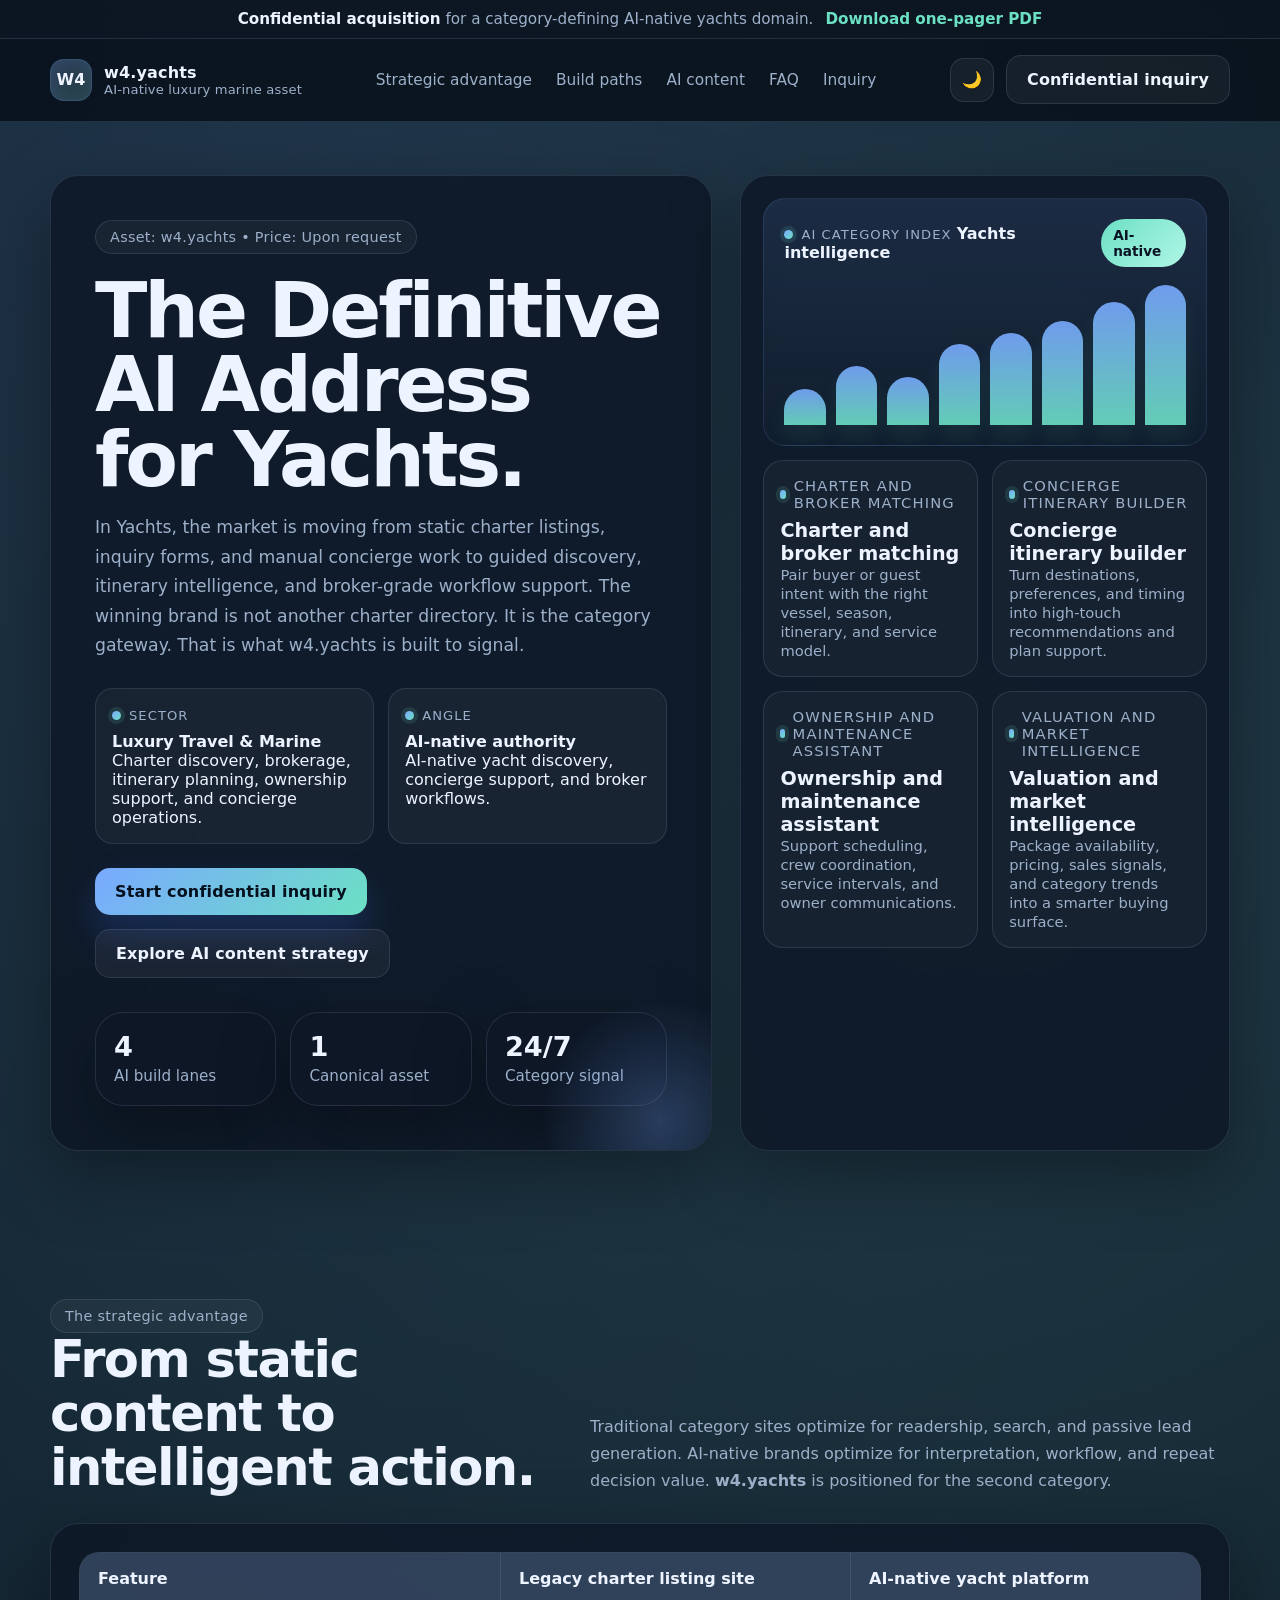
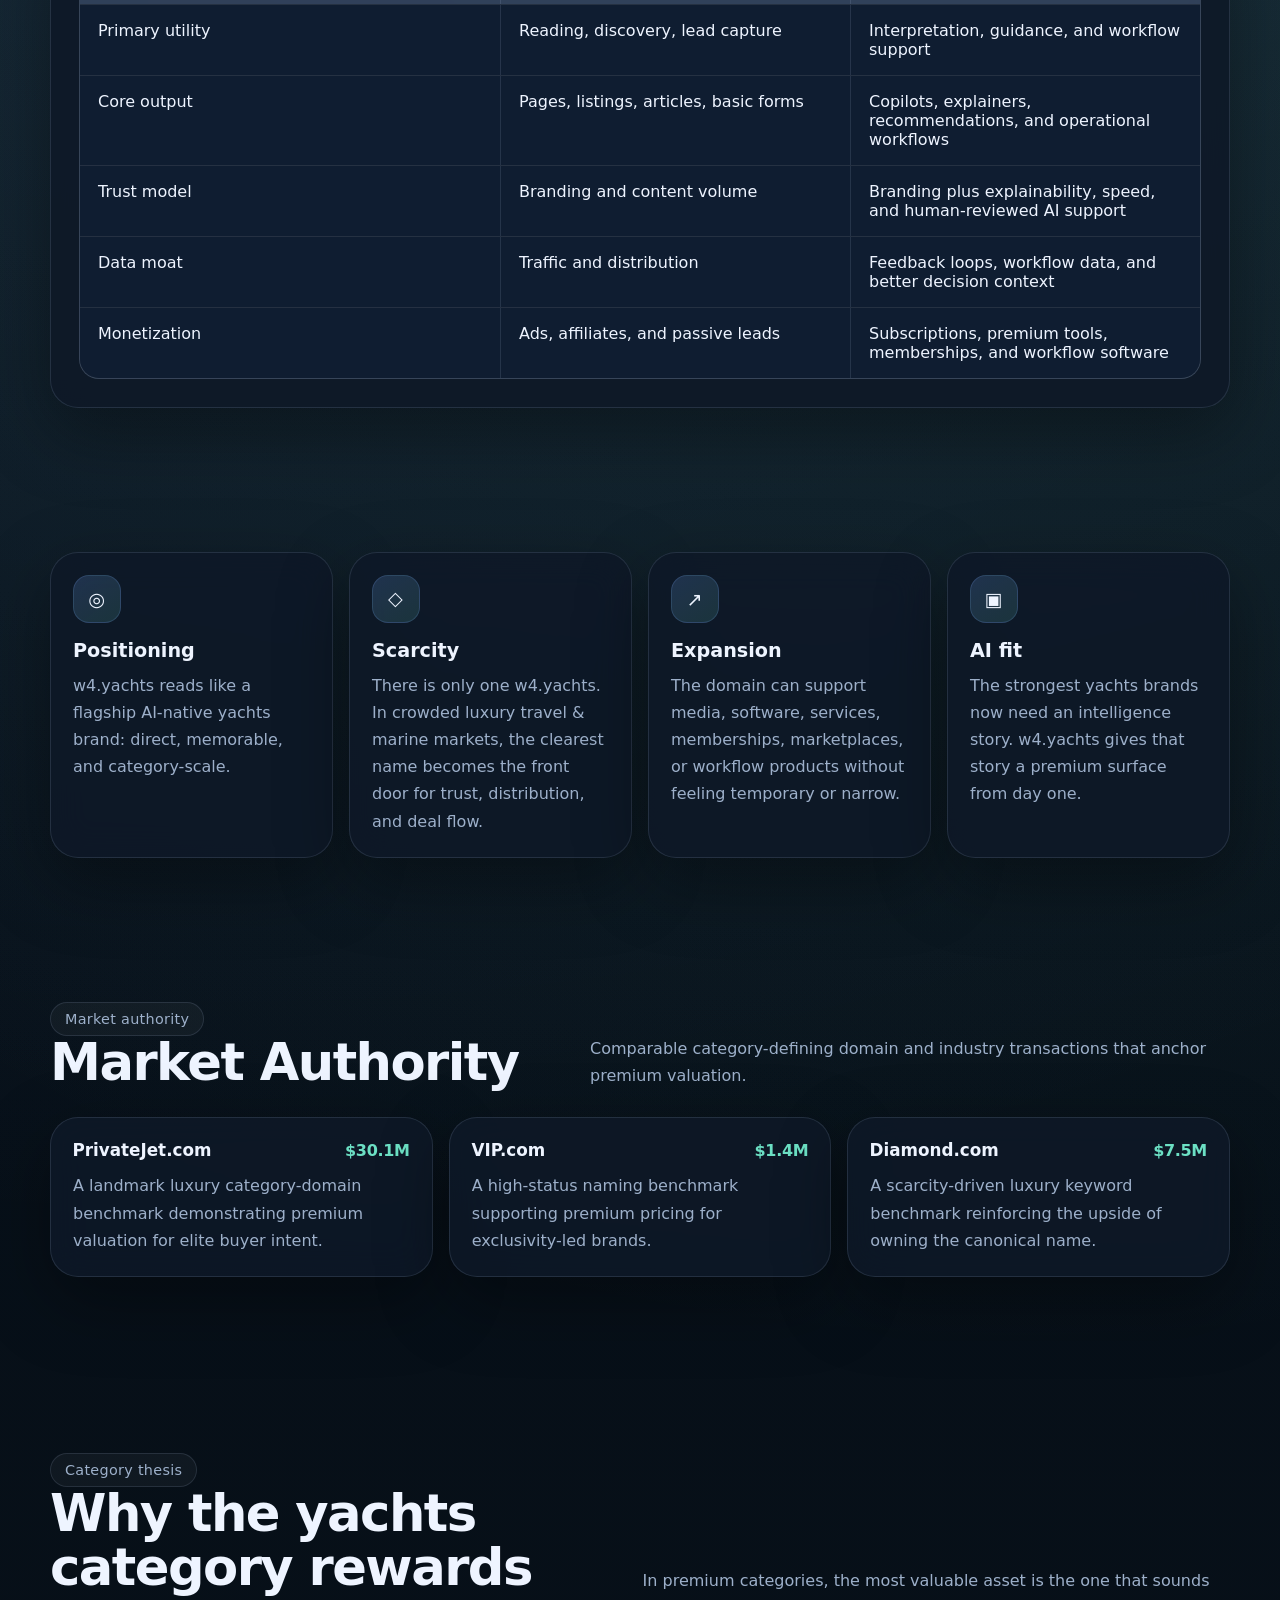
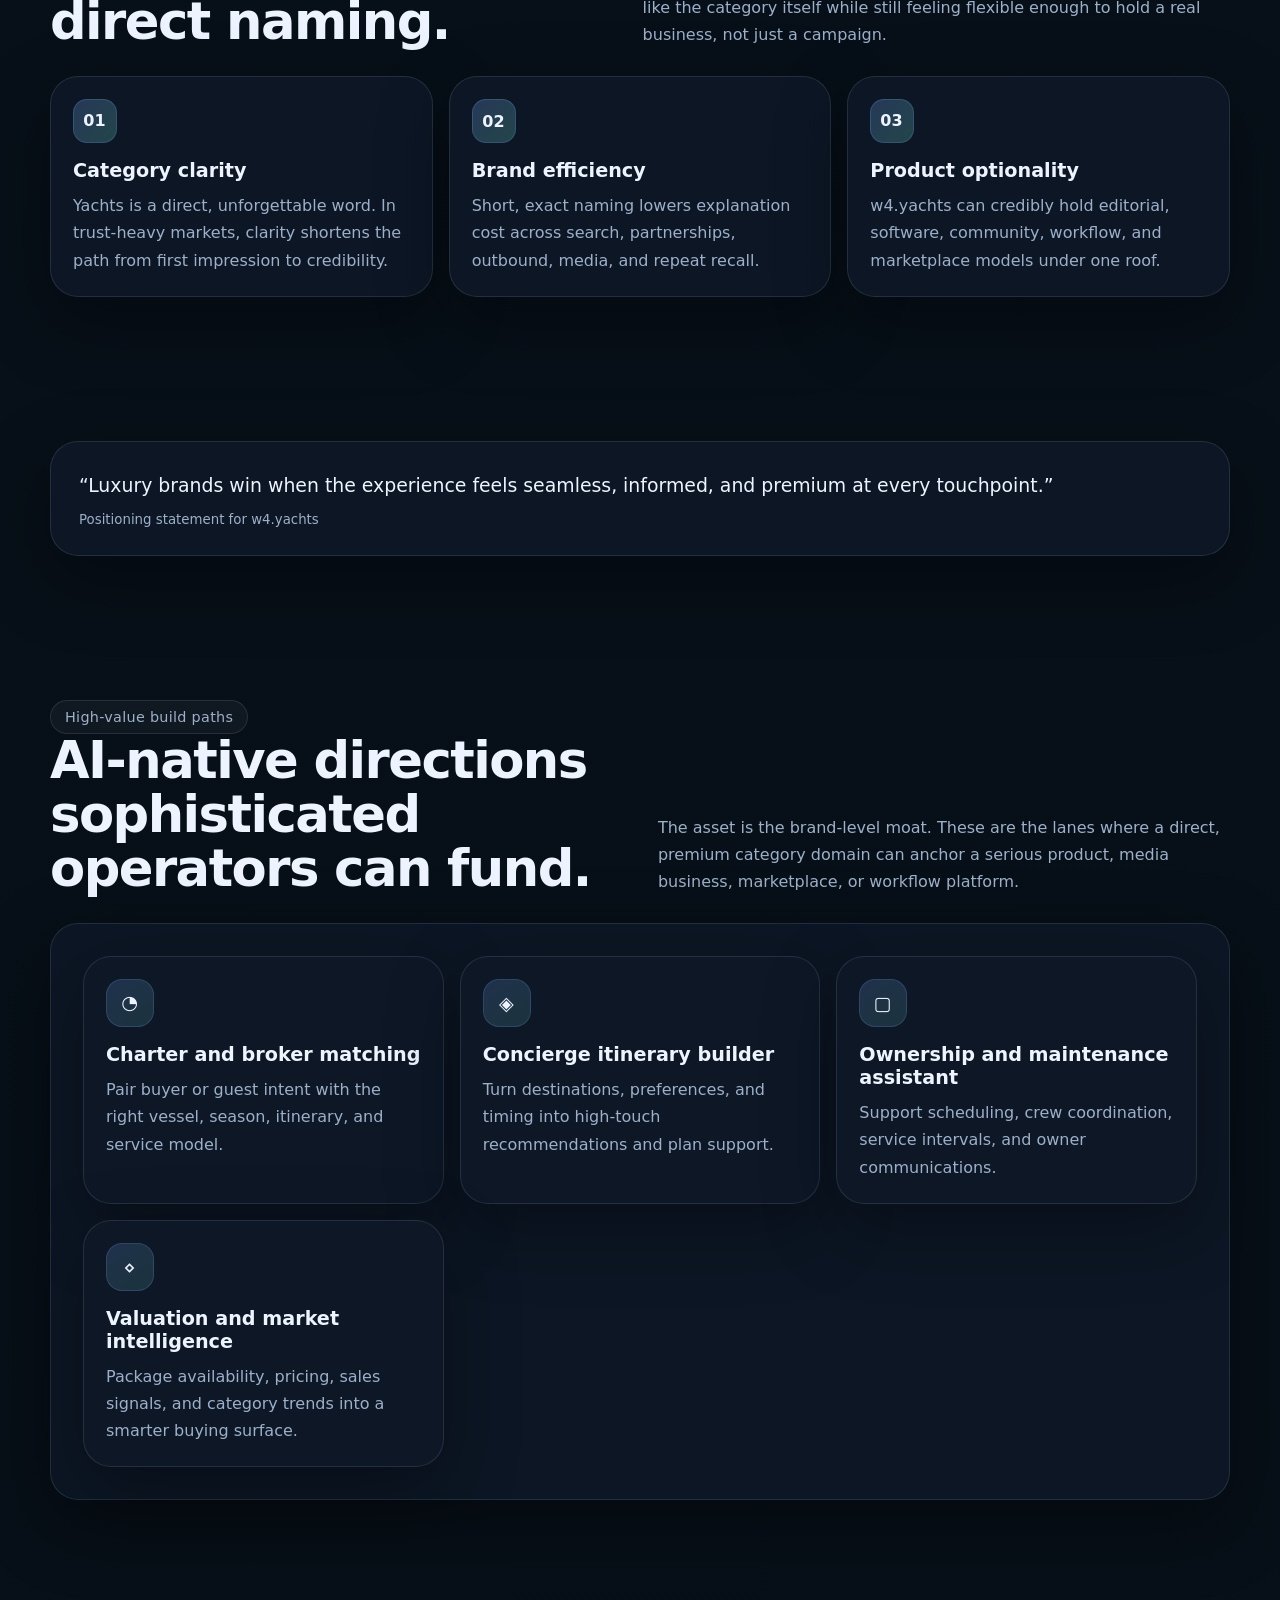
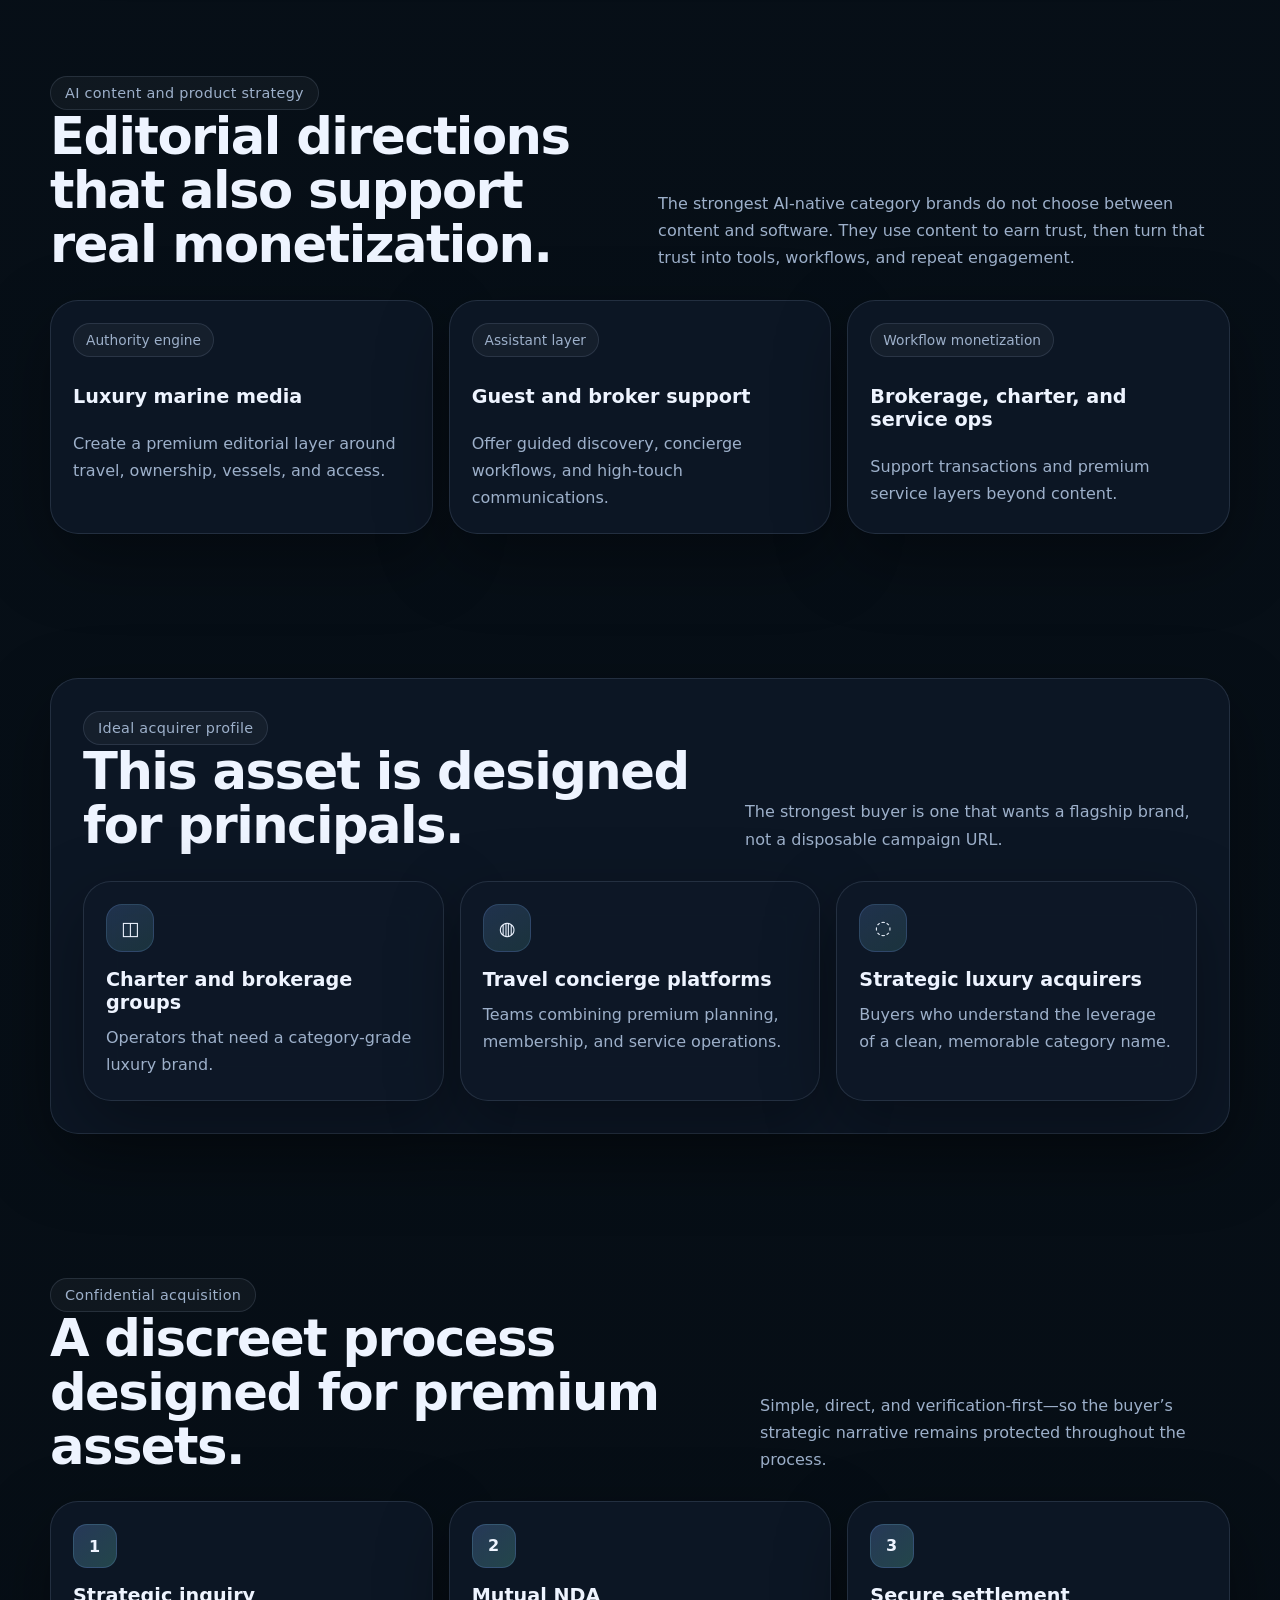
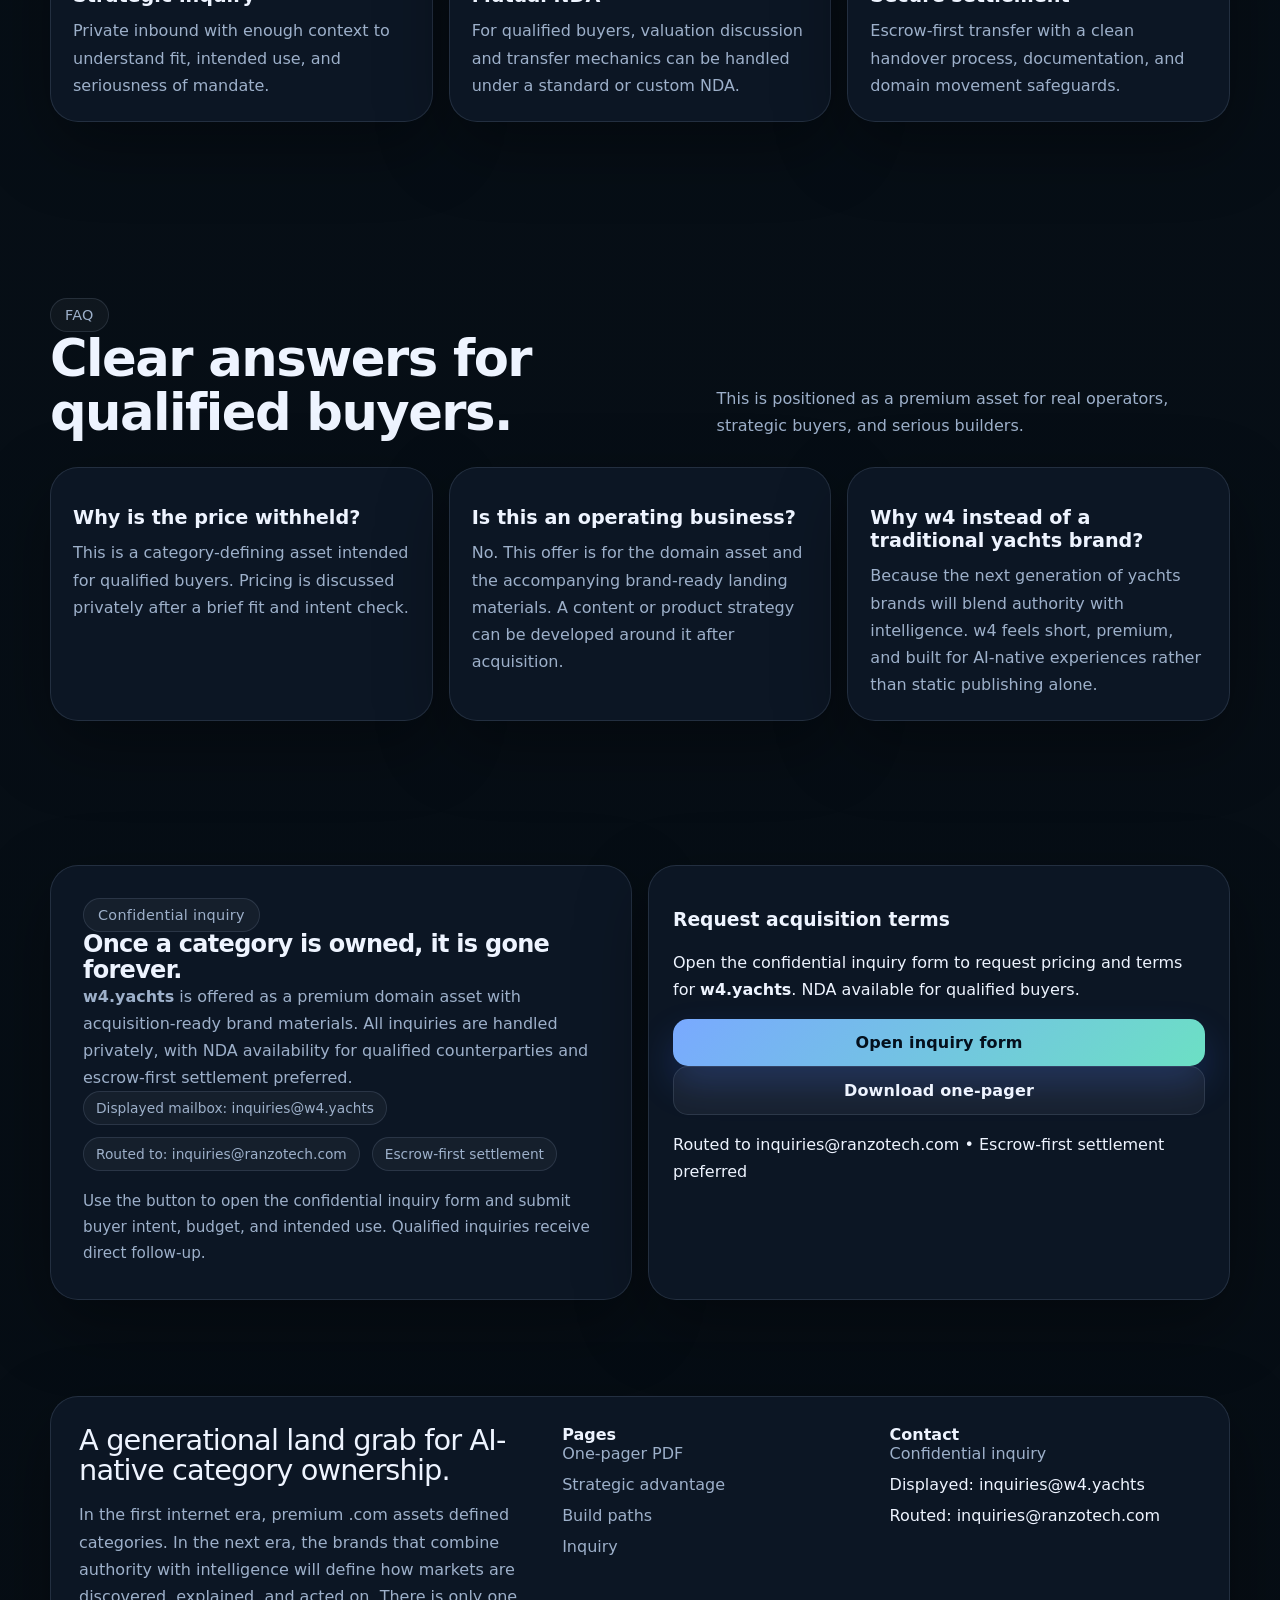
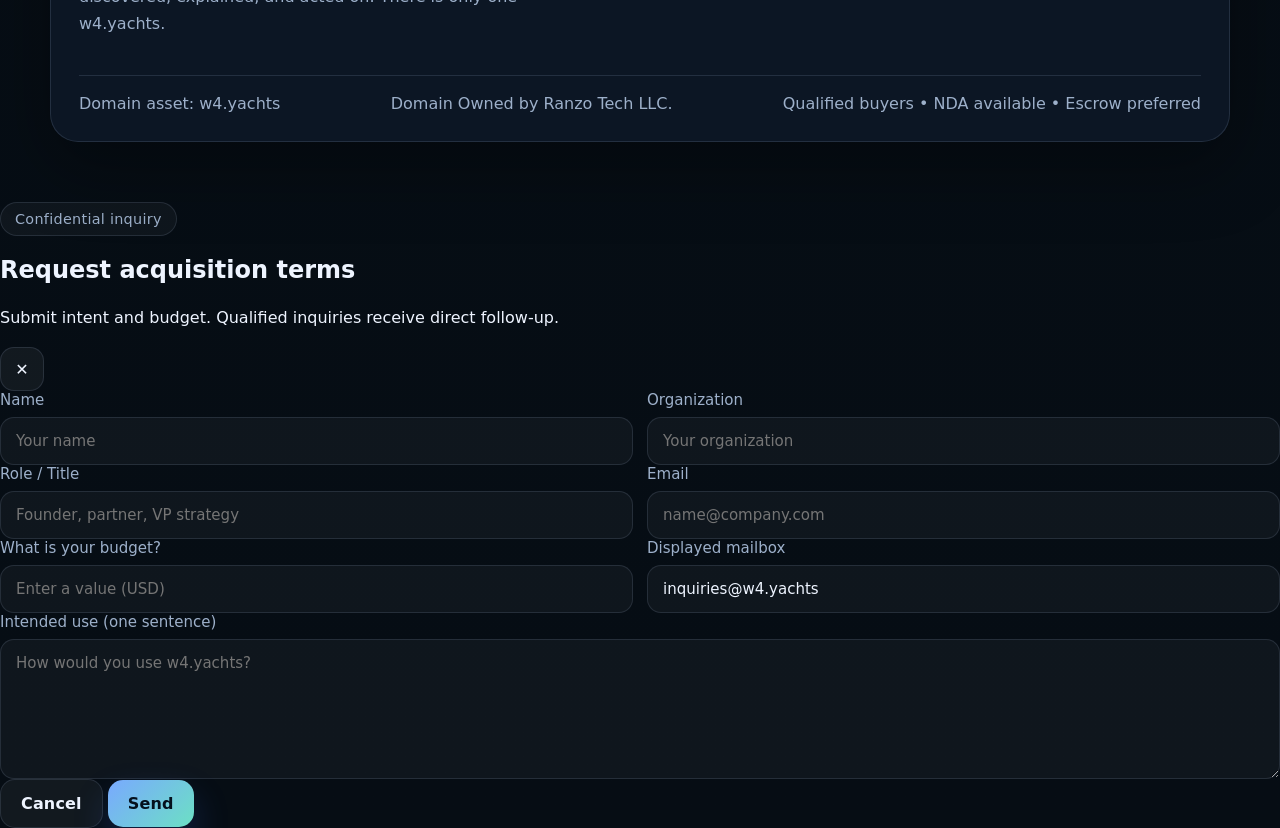
<file: index.html>
<!DOCTYPE html>

<html lang="en">
<head>
<meta charset="utf-8"/>
<meta content="width=device-width, initial-scale=1" name="viewport"/>
<title>w4.yachts — Confidential Acquisition</title>
<meta content="w4.yachts is a premium AI-first yachts domain positioned for confidential acquisition, built for ai-native yacht discovery, concierge support, and broker workflows" name="description"/>
<link href="https://w4.yachts/" rel="canonical"/>
<meta content="w4.yachts — Confidential Acquisition" property="og:title"/>
<meta content="w4.yachts is a premium AI-first yachts domain positioned for confidential acquisition, built for ai-native yacht discovery, concierge support, and broker workflows" property="og:description"/>
<meta content="website" property="og:type"/>
<meta content="https://w4.yachts/" property="og:url"/>
<meta content="w4.yachts" property="og:site_name"/>
<meta content="https://w4.yachts/social-card.svg" property="og:image"/>
<meta content="summary_large_image" name="twitter:card"/>
<meta content="w4.yachts — Confidential Acquisition" name="twitter:title"/>
<meta content="w4.yachts is a premium AI-first yachts domain positioned for confidential acquisition, built for ai-native yacht discovery, concierge support, and broker workflows" name="twitter:description"/>
<meta content="https://w4.yachts/social-card.svg" name="twitter:image"/>
<link href="favicon.svg" rel="icon" type="image/svg+xml"/>
<link href="styles.css" rel="stylesheet"/>
<script type="application/ld+json">
  {"@context": "https://schema.org", "@type": "WebSite", "name": "w4.yachts", "url": "https://w4.yachts/", "description": "w4.yachts is a premium AI-first yachts domain positioned for confidential acquisition, built for ai-native yacht discovery, concierge support, and broker workflows", "publisher": {"@type": "Organization", "name": "Ranzo Tech LLC"}}
  </script>
</head>
<body>
<div class="announcement">
<div class="container">
<span><strong>Confidential acquisition</strong> for a category-defining AI-native yachts domain.</span>
<a download="" href="one-pager.pdf">Download one-pager PDF</a>
</div>
</div>
<header class="site-header">
<div class="container nav-shell">
<a class="brand" href="index.html">
<span class="brand-mark"><span>W4</span></span>
<span>
          w4.yachts
          <small>AI-native luxury marine asset</small>
</span>
</a>
<nav class="nav-links" data-mobile-nav="">
<a href="#advantage">Strategic advantage</a>
<a href="#paths">Build paths</a>
<a href="#content">AI content</a>
<a href="#faq">FAQ</a>
<a href="#inquiry">Inquiry</a>
</nav>
<div class="nav-actions">
<button aria-label="Switch theme" class="icon-button" data-theme-toggle="" type="button">🌙</button>
<a class="button button-secondary print-hide" href="#inquiry" data-open-inquiry>Confidential inquiry</a>
<button aria-expanded="false" aria-label="Open menu" class="icon-button mobile-toggle" data-mobile-toggle="" type="button">☰</button>
</div>
</div>
</header>
<main>
<section class="hero">
<div class="container hero-grid">
<article class="hero-copy">
<span class="eyebrow">Asset: w4.yachts • Price: Upon request</span>
<h1>The Definitive AI Address for Yachts.</h1>
<p class="hero-lead">In Yachts, the market is moving from static charter listings, inquiry forms, and manual concierge work to guided discovery, itinerary intelligence, and broker-grade workflow support. The winning brand is not another charter directory. It is the category gateway. That is what w4.yachts is built to signal.</p>
<div class="hero-meta">
<article>
<span class="small-label">Sector</span>
<strong>Luxury Travel &amp; Marine</strong>
<span>Charter discovery, brokerage, itinerary planning, ownership support, and concierge operations.</span>
</article>
<article>
<span class="small-label">Angle</span>
<strong>AI-native authority</strong>
<span>AI-native yacht discovery, concierge support, and broker workflows.</span>
</article>
</div>
<div class="hero-actions">
<a class="button button-primary" href="#inquiry" data-open-inquiry>Start confidential inquiry</a>
<a class="button button-secondary" href="#content">Explore AI content strategy</a>
</div>
<div class="hero-mini-grid">
<article class="metric-card">
<strong>4</strong>
<span>AI build lanes</span>
</article>
<article class="metric-card">
<strong>1</strong>
<span>Canonical asset</span>
</article>
<article class="metric-card">
<strong>24/7</strong>
<span>Category signal</span>
</article>
</div>
</article>
<aside class="hero-panel">
<div class="dashboard">
<div class="dashboard-main">
<div class="dashboard-top">
<div>
<span class="small-label">AI category index</span>
<strong>Yachts intelligence</strong>
</div>
<span class="dashboard-badge">AI-native</span>
</div>
<div aria-hidden="true" class="sparkline">
<span style="height: 26%"></span>
<span style="height: 42%"></span>
<span style="height: 34%"></span>
<span style="height: 58%"></span>
<span style="height: 66%"></span>
<span style="height: 74%"></span>
<span style="height: 88%"></span>
<span style="height: 100%"></span>
</div>
</div>
<div class="dashboard-grid">
<article class="small-panel">
<span class="small-label">Charter and broker matching</span>
<strong>Charter and broker matching</strong>
<span>Pair buyer or guest intent with the right vessel, season, itinerary, and service model.</span>
</article>
<article class="small-panel">
<span class="small-label">Concierge itinerary builder</span>
<strong>Concierge itinerary builder</strong>
<span>Turn destinations, preferences, and timing into high-touch recommendations and plan support.</span>
</article>
<article class="small-panel">
<span class="small-label">Ownership and maintenance assistant</span>
<strong>Ownership and maintenance assistant</strong>
<span>Support scheduling, crew coordination, service intervals, and owner communications.</span>
</article>
<article class="small-panel">
<span class="small-label">Valuation and market intelligence</span>
<strong>Valuation and market intelligence</strong>
<span>Package availability, pricing, sales signals, and category trends into a smarter buying surface.</span>
</article>
</div>
</div>
</aside>
</div>
</section>
<section class="section" id="advantage">
<div class="container">
<div class="section-header">
<div>
<span class="eyebrow">The strategic advantage</span>
<h2>From static content to intelligent action.</h2>
</div>
<p>
            Traditional category sites optimize for readership, search, and passive lead generation. AI-native brands optimize for interpretation, workflow, and repeat decision value. <strong>w4.yachts</strong> is positioned for the second category.
          </p>
</div>
<div class="comparison-shell">
<div class="comparison-table">
<div class="comparison-row header">
<div>Feature</div>
<div>Legacy charter listing site</div>
<div>AI-native yacht platform</div>
</div>
<div class="comparison-row">
<div>Primary utility</div>
<div>Reading, discovery, lead capture</div>
<div>Interpretation, guidance, and workflow support</div>
</div>
<div class="comparison-row">
<div>Core output</div>
<div>Pages, listings, articles, basic forms</div>
<div>Copilots, explainers, recommendations, and operational workflows</div>
</div>
<div class="comparison-row">
<div>Trust model</div>
<div>Branding and content volume</div>
<div>Branding plus explainability, speed, and human-reviewed AI support</div>
</div>
<div class="comparison-row">
<div>Data moat</div>
<div>Traffic and distribution</div>
<div>Feedback loops, workflow data, and better decision context</div>
</div>
<div class="comparison-row">
<div>Monetization</div>
<div>Ads, affiliates, and passive leads</div>
<div>Subscriptions, premium tools, memberships, and workflow software</div>
</div>
</div>
</div>
</div>
</section>
<section class="section-tight">
<div class="container cards-grid">
<article class="card">
<div class="card-icon">◎</div>
<h3>Positioning</h3>
<p>w4.yachts reads like a flagship AI-native yachts brand: direct, memorable, and category-scale.</p>
</article>
<article class="card">
<div class="card-icon">◇</div>
<h3>Scarcity</h3>
<p>There is only one w4.yachts. In crowded luxury travel &amp; marine markets, the clearest name becomes the front door for trust, distribution, and deal flow.</p>
</article>
<article class="card">
<div class="card-icon">↗</div>
<h3>Expansion</h3>
<p>The domain can support media, software, services, memberships, marketplaces, or workflow products without feeling temporary or narrow.</p>
</article>
<article class="card">
<div class="card-icon">▣</div>
<h3>AI fit</h3>
<p>The strongest yachts brands now need an intelligence story. w4.yachts gives that story a premium surface from day one.</p>
</article>
</div>
</section>

    <section class="section" id="market-authority">
      <div class="container">
        <div class="section-header">
          <div>
            <span class="eyebrow">Market authority</span>
            <h2>Market Authority</h2>
          </div>
          <p>Comparable category-defining domain and industry transactions that anchor premium valuation.</p>
        </div>

        <div class="market-grid deal-grid">
          <article class="deal-card">
            <div class="deal-head">
              <h3>PrivateJet.com</h3>
              <div class="deal-amount">$30.1M</div>
            </div>
            <p>A landmark luxury category-domain benchmark demonstrating premium valuation for elite buyer intent.</p>
          </article>
          <article class="deal-card">
            <div class="deal-head">
              <h3>VIP.com</h3>
              <div class="deal-amount">$1.4M</div>
            </div>
            <p>A high-status naming benchmark supporting premium pricing for exclusivity-led brands.</p>
          </article>
          <article class="deal-card">
            <div class="deal-head">
              <h3>Diamond.com</h3>
              <div class="deal-amount">$7.5M</div>
            </div>
            <p>A scarcity-driven luxury keyword benchmark reinforcing the upside of owning the canonical name.</p>
          </article>
        </div>
      </div>
    </section>
<section class="section">
<div class="container">
<div class="section-header">
<div>
<span class="eyebrow">Category thesis</span>
<h2>Why the yachts category rewards direct naming.</h2>
</div>
<p>
            In premium categories, the most valuable asset is the one that sounds like the category itself while still feeling flexible enough to hold a real business, not just a campaign.
          </p>
</div>
<div class="market-grid">
<article>
<strong>01</strong>
<h3>Category clarity</h3>
<p>Yachts is a direct, unforgettable word. In trust-heavy markets, clarity shortens the path from first impression to credibility.</p>
</article>
<article>
<strong>02</strong>
<h3>Brand efficiency</h3>
<p>Short, exact naming lowers explanation cost across search, partnerships, outbound, media, and repeat recall.</p>
</article>
<article>
<strong>03</strong>
<h3>Product optionality</h3>
<p>w4.yachts can credibly hold editorial, software, community, workflow, and marketplace models under one roof.</p>
</article>
</div>
</div>
</section>
<section class="section-tight">
<div class="container">
<div class="quote-card">
<p>“Luxury brands win when the experience feels seamless, informed, and premium at every touchpoint.”</p>
<small>Positioning statement for w4.yachts</small>
</div>
</div>
</section>
<section class="section" id="paths">
<div class="container">
<div class="section-header">
<div>
<span class="eyebrow">High-value build paths</span>
<h2>AI-native directions sophisticated operators can fund.</h2>
</div>
<p>
            The asset is the brand-level moat. These are the lanes where a direct, premium category domain can anchor a serious product, media business, marketplace, or workflow platform.
          </p>
</div>
<div class="topics-shell">
<div class="topics-grid">
<article class="card">
<div class="card-icon">◔</div>
<h3>Charter and broker matching</h3>
<p>Pair buyer or guest intent with the right vessel, season, itinerary, and service model.</p>
</article>
<article class="card">
<div class="card-icon">◈</div>
<h3>Concierge itinerary builder</h3>
<p>Turn destinations, preferences, and timing into high-touch recommendations and plan support.</p>
</article>
<article class="card">
<div class="card-icon">▢</div>
<h3>Ownership and maintenance assistant</h3>
<p>Support scheduling, crew coordination, service intervals, and owner communications.</p>
</article>
<article class="card">
<div class="card-icon">⋄</div>
<h3>Valuation and market intelligence</h3>
<p>Package availability, pricing, sales signals, and category trends into a smarter buying surface.</p>
</article>
</div>
</div>
</div>
</section>
<section class="section" id="content">
<div class="container">
<div class="section-header">
<div>
<span class="eyebrow">AI content and product strategy</span>
<h2>Editorial directions that also support real monetization.</h2>
</div>
<p>
            The strongest AI-native category brands do not choose between content and software. They use content to earn trust, then turn that trust into tools, workflows, and repeat engagement.
          </p>
</div>
<div class="insights-grid no-links">
<article class="insight-card">
<span class="tag">Authority engine</span>
<h3>Luxury marine media</h3>
<p>Create a premium editorial layer around travel, ownership, vessels, and access.</p>
</article>
<article class="insight-card">
<span class="tag">Assistant layer</span>
<h3>Guest and broker support</h3>
<p>Offer guided discovery, concierge workflows, and high-touch communications.</p>
</article>
<article class="insight-card">
<span class="tag">Workflow monetization</span>
<h3>Brokerage, charter, and service ops</h3>
<p>Support transactions and premium service layers beyond content.</p>
</article>
</div>
</div>
</section>
<section class="section-tight">
<div class="container value-shell">
<div class="section-header">
<div>
<span class="eyebrow">Ideal acquirer profile</span>
<h2>This asset is designed for principals.</h2>
</div>
<p>The strongest buyer is one that wants a flagship brand, not a disposable campaign URL.</p>
</div>
<div class="value-grid">
<article class="card">
<div class="card-icon">◫</div>
<h3>Charter and brokerage groups</h3>
<p>Operators that need a category-grade luxury brand.</p>
</article>
<article class="card">
<div class="card-icon">◍</div>
<h3>Travel concierge platforms</h3>
<p>Teams combining premium planning, membership, and service operations.</p>
</article>
<article class="card">
<div class="card-icon">◌</div>
<h3>Strategic luxury acquirers</h3>
<p>Buyers who understand the leverage of a clean, memorable category name.</p>
</article>
</div>
</div>
</section>
<section class="section">
<div class="container">
<div class="section-header">
<div>
<span class="eyebrow">Confidential acquisition</span>
<h2>A discreet process designed for premium assets.</h2>
</div>
<p>Simple, direct, and verification-first—so the buyer’s strategic narrative remains protected throughout the process.</p>
</div>
<div class="process-grid">
<article>
<span class="process-step">1</span>
<h3>Strategic inquiry</h3>
<p>Private inbound with enough context to understand fit, intended use, and seriousness of mandate.</p>
</article>
<article>
<span class="process-step">2</span>
<h3>Mutual NDA</h3>
<p>For qualified buyers, valuation discussion and transfer mechanics can be handled under a standard or custom NDA.</p>
</article>
<article>
<span class="process-step">3</span>
<h3>Secure settlement</h3>
<p>Escrow-first transfer with a clean handover process, documentation, and domain movement safeguards.</p>
</article>
</div>
</div>
</section>
<section class="section" id="faq">
<div class="container">
<div class="section-header">
<div>
<span class="eyebrow">FAQ</span>
<h2>Clear answers for qualified buyers.</h2>
</div>
<p>This is positioned as a premium asset for real operators, strategic buyers, and serious builders.</p>
</div>
<div class="faq-grid">
<article>
<h3>Why is the price withheld?</h3>
<p>This is a category-defining asset intended for qualified buyers. Pricing is discussed privately after a brief fit and intent check.</p>
</article>
<article>
<h3>Is this an operating business?</h3>
<p>No. This offer is for the domain asset and the accompanying brand-ready landing materials. A content or product strategy can be developed around it after acquisition.</p>
</article>
<article>
<h3>Why w4 instead of a traditional yachts brand?</h3>
<p>Because the next generation of yachts brands will blend authority with intelligence. w4 feels short, premium, and built for AI-native experiences rather than static publishing alone.</p>
</article>
</div>
</div>
</section>
<section class="section-tight" id="inquiry">
<div class="container contact-grid">
<article class="contact-shell">
<span class="eyebrow">Confidential inquiry</span>
<h2>Once a category is owned, it is gone forever.</h2>
<p>
<strong>w4.yachts</strong> is offered as a premium domain asset with acquisition-ready brand materials. All inquiries are handled privately, with NDA availability for qualified counterparties and escrow-first settlement preferred.
          </p>
<div class="tag-row">
<span class="chip">Displayed mailbox: inquiries@w4.yachts</span>
<span class="chip">Routed to: inquiries@ranzotech.com</span>
<span class="chip">Escrow-first settlement</span>
</div>
<p class="contact-note">Use the button to open the confidential inquiry form and submit buyer intent, budget, and intended use. Qualified inquiries receive direct follow-up.</p>
</article>
<aside class="form-shell">
      <div class="inquiry-cta">
        <h3>Request acquisition terms</h3>
        <p>Open the confidential inquiry form to request pricing and terms for <strong>w4.yachts</strong>. NDA available for qualified buyers.</p>
        <div class="inquiry-buttons">
          <button class="button button-primary button-block" type="button" data-open-inquiry>Open inquiry form</button>
          <a class="button button-secondary button-block" download href="one-pager.pdf">Download one-pager</a>
        </div>
        <p class="fineprint">Routed to inquiries@ranzotech.com • Escrow-first settlement preferred</p>
      </div>
    </aside>
</div>
</section>
<div class="container">
<footer class="footer-shell">
<div class="footer-grid">
<div>
<div class="footer-title">A generational land grab for AI-native category ownership.</div>
<p>
              In the first internet era, premium .com assets defined categories. In the next era, the brands that combine authority with intelligence will define how markets are discovered, explained, and acted on. There is only one w4.yachts.
            </p>
</div>
<div>
<strong>Pages</strong>
<div class="footer-links">
<a download="" href="one-pager.pdf">One-pager PDF</a>
<a href="#advantage">Strategic advantage</a>
<a href="#paths">Build paths</a>
<a href="#inquiry">Inquiry</a>
</div>
</div>
<div>
<strong>Contact</strong>
<div class="footer-links">
<a href="#inquiry" data-open-inquiry>Confidential inquiry</a>
<span>Displayed: inquiries@w4.yachts</span>
<span>Routed: inquiries@ranzotech.com</span>
</div>
</div>
</div>
<div class="footer-meta">
<span>Domain asset: w4.yachts</span>
<span>Domain Owned by Ranzo Tech LLC.</span>
<span>Qualified buyers • NDA available • Escrow preferred</span>
</div>
</footer>
</div>
</main>
<div class="modal" data-inquiry-modal aria-hidden="true">
  <div class="modal-backdrop" data-close-inquiry></div>
  <div class="modal-panel" role="dialog" aria-modal="true" aria-labelledby="inquiry-title">
    <div class="modal-head">
      <div>
        <span class="eyebrow">Confidential inquiry</span>
        <h2 id="inquiry-title">Request acquisition terms</h2>
        <p class="modal-sub">Submit intent and budget. Qualified inquiries receive direct follow-up.</p>
      </div>
      <button class="icon-button" type="button" data-close-inquiry aria-label="Close inquiry">✕</button>
    </div>

    <form accept-charset="UTF-8" action="https://ranzotech.com/form/w4contact.php" data-async-form="contact" method="POST">
      <input name="portfolio" type="hidden" value="w4"/>
      <input name="source_url" type="hidden" value="https://w4.yachts/"/>
      <input name="display_email" type="hidden" value="inquiries@w4.yachts"/>
      <input name="domain" type="hidden" value="w4.yachts"/>
      <input name="response" type="hidden" value="json"/>
      <input aria-hidden="true" autocomplete="new-password" class="hidden-field" name="contact_website" tabindex="-1" type="text"/>

      <div class="form-row">
        <label class="label">Name
          <input autocomplete="name" class="input" name="name" placeholder="Your name" required type="text"/>
        </label>
        <label class="label">Organization
          <input autocomplete="organization" class="input" name="company" placeholder="Your organization" type="text"/>
        </label>
      </div>

      <div class="form-row">
        <label class="label">Role / Title
          <input autocomplete="organization-title" class="input" name="role" placeholder="Founder, partner, VP strategy" type="text"/>
        </label>
        <label class="label">Email
          <input autocomplete="email" class="input" name="email" placeholder="name@company.com" required type="email"/>
        </label>
      </div>

      <div class="form-row">
        <label class="label">What is your budget?
          <input class="input" name="budget" placeholder="Enter a value (USD)" inputmode="decimal" type="text"/>
        </label>
        <label class="label">Displayed mailbox
          <input class="input" type="text" value="inquiries@w4.yachts" readonly/>
        </label>
      </div>

      <label class="label">Intended use (one sentence)
        <textarea class="textarea" name="message" placeholder="How would you use w4.yachts?" required></textarea>
      </label>

      <div class="form-actions">
        <button class="button button-secondary" type="button" data-close-inquiry>Cancel</button>
        <button class="button button-primary" type="submit">Send</button>
      </div>

      <div aria-live="polite" class="form-message" data-form-message="true"></div>
    </form>
  </div>
</div>

<script src="script.js"></script>
</body>
</html>
</file>
<file: styles.css>
:root {
  --bg: #071019;
  --bg-elevated: rgba(10, 19, 31, 0.85);
  --bg-soft: #0f1d31;
  --panel: rgba(14, 24, 39, 0.88);
  --panel-strong: #13263d;
  --text: #eef4ff;
  --muted: #9db0ca;
  --line: rgba(157, 176, 202, 0.16);
  --brand: #6ce0c4;
  --brand-2: #79a9ff;
  --accent: #9b8cff;
  --danger: #ff7a8a;
  --shadow: 0 24px 70px rgba(0, 0, 0, 0.35);
  --radius-lg: 28px;
  --radius-md: 18px;
  --radius-sm: 12px;
  --max: 1180px;
}

body.light-mode {
  --bg: #f2f6fc;
  --bg-elevated: rgba(255, 255, 255, 0.92);
  --bg-soft: #ffffff;
  --panel: rgba(255, 255, 255, 0.9);
  --panel-strong: #ffffff;
  --text: #0d1a2d;
  --muted: #607188;
  --line: rgba(24, 39, 64, 0.11);
  --brand: #0ea58b;
  --brand-2: #3f72ff;
  --accent: #775dff;
  --danger: #df546a;
  --shadow: 0 18px 44px rgba(21, 40, 74, 0.12);
}

* { box-sizing: border-box; }
html { scroll-behavior: smooth; }
body {
  margin: 0;
  font-family: Inter, ui-sans-serif, system-ui, -apple-system, BlinkMacSystemFont, "Segoe UI", sans-serif;
  color: var(--text);
  background:
    radial-gradient(circle at 20% 0%, rgba(121, 169, 255, 0.18), transparent 32%),
    radial-gradient(circle at 80% 10%, rgba(108, 224, 196, 0.14), transparent 26%),
    linear-gradient(180deg, #050d16 0%, var(--bg) 24%, #060d14 100%);
  min-height: 100vh;
}
body.light-mode {
  background:
    radial-gradient(circle at 20% 0%, rgba(63, 114, 255, 0.13), transparent 30%),
    radial-gradient(circle at 80% 10%, rgba(14, 165, 139, 0.12), transparent 24%),
    linear-gradient(180deg, #f8fbff 0%, var(--bg) 22%, #eef4fb 100%);
}
img { max-width: 100%; display: block; }
a { color: inherit; text-decoration: none; }
p { line-height: 1.7; }
.container { width: min(calc(100% - 32px), var(--max)); margin: 0 auto; }
.section { padding: 88px 0; }
.section-tight { padding: 56px 0; }
.eyebrow {
  display: inline-flex;
  align-items: center;
  gap: 8px;
  padding: 8px 14px;
  border-radius: 999px;
  border: 1px solid var(--line);
  background: rgba(255, 255, 255, 0.04);
  color: var(--muted);
  font-size: 0.9rem;
  letter-spacing: 0.02em;
}
body.light-mode .eyebrow { background: rgba(255, 255, 255, 0.7); }
.small-label {
  display: inline-flex;
  align-items: center;
  gap: 8px;
  color: var(--muted);
  font-size: 0.82rem;
  letter-spacing: 0.08em;
  text-transform: uppercase;
}
.small-label::before {
  content: "";
  width: 9px;
  height: 9px;
  border-radius: 999px;
  background: linear-gradient(135deg, var(--brand-2), var(--brand));
  box-shadow: 0 0 0 4px rgba(108, 224, 196, 0.12);
}
.announcement {
  border-bottom: 1px solid var(--line);
  background: rgba(6, 12, 20, 0.7);
  backdrop-filter: blur(18px);
}
body.light-mode .announcement { background: rgba(255, 255, 255, 0.8); }
.announcement .container {
  padding: 10px 0;
  display: flex;
  justify-content: center;
  align-items: center;
  gap: 12px;
  color: var(--muted);
  font-size: 0.95rem;
  text-align: center;
}
.announcement strong { color: var(--text); font-weight: 600; }
.announcement a { color: var(--brand); font-weight: 600; }
.site-header {
  position: sticky;
  top: 0;
  z-index: 20;
  border-bottom: 1px solid transparent;
  background: rgba(5, 12, 20, 0.74);
  backdrop-filter: blur(16px);
}
body.light-mode .site-header { background: rgba(248, 251, 255, 0.82); }
.site-header.scrolled { border-color: var(--line); }
.nav-shell {
  display: flex;
  align-items: center;
  justify-content: space-between;
  gap: 20px;
  padding: 16px 0;
}
.brand {
  display: inline-flex;
  align-items: center;
  gap: 12px;
  font-weight: 700;
  letter-spacing: 0.01em;
}
.brand-mark {
  width: 42px;
  height: 42px;
  border-radius: 14px;
  background:
    linear-gradient(145deg, rgba(121, 169, 255, 0.22), rgba(108, 224, 196, 0.16)),
    rgba(255, 255, 255, 0.05);
  border: 1px solid rgba(121, 169, 255, 0.2);
  display: grid;
  place-items: center;
  box-shadow: inset 0 0 18px rgba(121, 169, 255, 0.12);
}
.brand-mark span { font-size: 1rem; color: var(--text); }
.brand small { display: block; color: var(--muted); font-weight: 500; font-size: 0.82rem; }
.nav-links { display: flex; align-items: center; gap: 24px; }
.nav-links a { color: var(--muted); font-size: 0.96rem; }
.nav-links a:hover,
.nav-links a:focus-visible { color: var(--text); }
.nav-actions { display: flex; align-items: center; gap: 12px; }
.icon-button,
.button,
.chip-button,
.input,
.select,
.textarea {
  appearance: none;
  border: 0;
  font: inherit;
}
.icon-button,
.button,
.chip-button { cursor: pointer; }
.icon-button {
  width: 44px;
  height: 44px;
  display: grid;
  place-items: center;
  border-radius: 14px;
  background: rgba(255, 255, 255, 0.05);
  border: 1px solid var(--line);
  color: var(--text);
}
body.light-mode .icon-button { background: rgba(255, 255, 255, 0.78); }
.icon-button:hover { transform: translateY(-1px); }
.mobile-toggle { display: none; }
.button {
  display: inline-flex;
  align-items: center;
  justify-content: center;
  gap: 10px;
  padding: 14px 20px;
  border-radius: 15px;
  font-weight: 700;
  letter-spacing: 0.01em;
  transition: transform 0.18s ease, box-shadow 0.18s ease, background 0.18s ease;
}
.button:hover { transform: translateY(-2px); }
.button-primary {
  background: linear-gradient(135deg, var(--brand-2), var(--brand));
  color: #04101d;
  box-shadow: 0 18px 36px rgba(63, 114, 255, 0.22);
}
.button-secondary {
  background: rgba(255, 255, 255, 0.05);
  color: var(--text);
  border: 1px solid var(--line);
}
body.light-mode .button-secondary { background: rgba(255, 255, 255, 0.85); }
.button-text {
  color: var(--brand);
  padding: 0;
  background: transparent;
  font-weight: 700;
}
.button-block { width: 100%; }
.hero { padding: 54px 0 60px; }
.hero-grid {
  display: grid;
  grid-template-columns: 1.15fr 0.85fr;
  gap: 28px;
  align-items: stretch;
}
.hero-copy,
.hero-panel,
.card,
.metric-card,
.quote-card,
.insight-card,
.timeline,
.cta-panel,
.footer-shell,
.article-shell,
.article-side,
.article-summary,
.newsletter-shell,
.why-shell,
.topics-shell,
.value-shell,
.comparison-shell,
.market-grid > article,
.process-grid > article,
.faq-grid > article,
.contact-shell,
.form-shell,
.article-card,
.onepager-grid > article,
.note-panel {
  background: var(--panel);
  border: 1px solid var(--line);
  border-radius: var(--radius-lg);
  box-shadow: var(--shadow);
  backdrop-filter: blur(18px);
}
.hero-copy {
  padding: 44px;
  position: relative;
  overflow: hidden;
}
.hero-copy::after {
  content: "";
  position: absolute;
  inset: auto -80px -100px auto;
  width: 260px;
  height: 260px;
  background: radial-gradient(circle, rgba(121, 169, 255, 0.26), transparent 66%);
  pointer-events: none;
}
.hero h1 {
  font-size: clamp(2.8rem, 6vw, 5rem);
  line-height: 0.97;
  margin: 20px 0 16px;
  letter-spacing: -0.04em;
}
.gradient-text {
  background: linear-gradient(135deg, #c5d8ff, #8be8d4 62%, #9d91ff);
  -webkit-background-clip: text;
  background-clip: text;
  color: transparent;
}
body.light-mode .gradient-text {
  background: linear-gradient(135deg, #1d4ed8, #0f766e 62%, #6d28d9);
  -webkit-background-clip: text;
  background-clip: text;
}
.hero-lead {
  max-width: 640px;
  margin: 0 0 28px;
  color: var(--muted);
  font-size: 1.08rem;
}
.hero-meta {
  display: grid;
  grid-template-columns: repeat(2, minmax(0, 1fr));
  gap: 14px;
  margin: 0 0 24px;
}
.hero-meta article {
  padding: 16px;
  border-radius: 18px;
  background: rgba(255, 255, 255, 0.04);
  border: 1px solid var(--line);
}
.hero-meta strong { display: block; margin-top: 8px; }
.hero-actions { display: flex; flex-wrap: wrap; gap: 14px; margin-bottom: 34px; }
.hero-mini-grid {
  display: grid;
  grid-template-columns: repeat(3, minmax(0, 1fr));
  gap: 14px;
}
.metric-card { padding: 18px 18px 20px; }
.metric-card strong { display: block; font-size: 1.7rem; margin-bottom: 4px; }
.metric-card span { color: var(--muted); font-size: 0.95rem; }
.hero-panel { padding: 22px; display: flex; flex-direction: column; gap: 16px; }
.dashboard { display: grid; gap: 14px; }
.dashboard-main {
  padding: 20px;
  border-radius: 22px;
  background: linear-gradient(180deg, rgba(121, 169, 255, 0.12), rgba(121, 169, 255, 0.02));
  border: 1px solid rgba(121, 169, 255, 0.14);
}
.dashboard-top {
  display: flex;
  justify-content: space-between;
  align-items: center;
  gap: 16px;
  margin-bottom: 18px;
}
.dashboard-badge {
  font-size: 0.85rem;
  color: #0b1424;
  background: linear-gradient(135deg, var(--brand), #b1f6e7);
  border-radius: 999px;
  padding: 8px 12px;
  font-weight: 800;
}
body.light-mode .dashboard-badge { color: white; background: linear-gradient(135deg, var(--brand), var(--brand-2)); }
.sparkline {
  display: grid;
  grid-template-columns: repeat(8, 1fr);
  gap: 10px;
  align-items: end;
  min-height: 140px;
}
.sparkline span {
  display: block;
  border-radius: 999px 999px 10px 10px;
  background: linear-gradient(180deg, rgba(121, 169, 255, 0.9), rgba(108, 224, 196, 0.9));
  box-shadow: 0 12px 20px rgba(108, 224, 196, 0.08);
}
.dashboard-grid { display: grid; grid-template-columns: 1fr 1fr; gap: 14px; }
.small-panel {
  padding: 16px;
  border-radius: 20px;
  background: rgba(255, 255, 255, 0.03);
  border: 1px solid var(--line);
}
.small-panel strong { display: block; font-size: 1.2rem; margin-top: 8px; }
.small-panel span { color: var(--muted); font-size: 0.92rem; }
.section-header {
  display: flex;
  align-items: end;
  justify-content: space-between;
  gap: 22px;
  margin-bottom: 28px;
}
.section-header h2,
.cta-panel h2,
.footer-title,
.article-shell h1,
.newsletter-shell h2,
.why-shell h2,
.value-shell h2,
.comparison-shell h2,
.contact-shell h2,
.onepager-grid h1,
.onepager-grid h2 {
  margin: 0;
  line-height: 1.05;
  letter-spacing: -0.03em;
}
.section-header h2 { font-size: clamp(2rem, 4vw, 3.2rem); }
.section-header p { color: var(--muted); max-width: 640px; margin: 10px 0 0; }
.cards-grid {
  display: grid;
  grid-template-columns: repeat(4, minmax(0, 1fr));
  gap: 16px;
}
.card,
.insight-card,
.article-card,
.market-grid > article,
.process-grid > article,
.faq-grid > article { padding: 22px; }
.card h3,
.insight-card h3,
.article-card h3,
.market-grid > article h3,
.process-grid > article h3,
.faq-grid > article h3 { margin: 16px 0 10px; font-size: 1.2rem; }
.card p,
.insight-card p,
.article-card p,
.market-grid > article p,
.process-grid > article p,
.faq-grid > article p,
.market-grid > article li,
.process-grid > article li,
.article-side p,
.contact-shell p,
.note-panel p { color: var(--muted); margin: 0; }
.card-icon,
.article-icon {
  width: 48px;
  height: 48px;
  display: grid;
  place-items: center;
  border-radius: 16px;
  background: linear-gradient(145deg, rgba(121, 169, 255, 0.18), rgba(108, 224, 196, 0.14));
  border: 1px solid rgba(121, 169, 255, 0.18);
  font-size: 1.2rem;
}
.comparison-shell { padding: 28px; }
.comparison-table {
  display: grid;
  gap: 1px;
  overflow: hidden;
  border-radius: 20px;
  border: 1px solid var(--line);
  background: var(--line);
}
.comparison-row {
  display: grid;
  grid-template-columns: 1.2fr 1fr 1fr;
  background: var(--bg-soft);
}
.comparison-row > div { padding: 16px 18px; }
.comparison-row.header { font-weight: 700; background: rgba(121, 169, 255, 0.12); }
.comparison-row > div:not(:first-child) { border-left: 1px solid var(--line); }
.market-grid,
.process-grid,
.faq-grid,
.onepager-grid {
  display: grid;
  grid-template-columns: repeat(3, minmax(0, 1fr));
  gap: 16px;
}
.market-grid > article strong,
.process-step {
  display: inline-flex;
  align-items: center;
  justify-content: center;
  width: 44px;
  height: 44px;
  border-radius: 14px;
  background: linear-gradient(135deg, rgba(121, 169, 255, 0.24), rgba(108, 224, 196, 0.24));
  border: 1px solid rgba(121, 169, 255, 0.2);
  font-size: 1rem;
  font-weight: 800;
}
.quote-card {
  padding: 28px;
  display: grid;
  gap: 12px;
}
.quote-card p {
  margin: 0;
  font-size: 1.18rem;
  line-height: 1.6;
}
.quote-card small { color: var(--muted); }
.topics-shell,
.value-shell,
.why-shell,
.newsletter-shell,
.contact-shell {
  padding: 32px;
}
.topics-grid,
.value-grid,
.insights-grid,
.contact-grid,
.article-grid,
.footer-grid,
.onepager-grid {
  display: grid;
  gap: 16px;
}
.topics-grid,
.value-grid,
.insights-grid { grid-template-columns: repeat(3, minmax(0, 1fr)); }
.insight-card {
  display: flex;
  flex-direction: column;
  gap: 12px;
  min-height: 100%;
}
.insight-card .tag,
.article-tag,
.chip {
  display: inline-flex;
  align-items: center;
  gap: 8px;
  align-self: flex-start;
  padding: 8px 12px;
  border-radius: 999px;
  color: var(--muted);
  border: 1px solid var(--line);
  background: rgba(255, 255, 255, 0.04);
  font-size: 0.86rem;
}
.tag-row,
.chip-row {
  display: flex;
  gap: 12px;
  flex-wrap: wrap;
  margin-bottom: 18px;
}
.article-link {
  display: inline-flex;
  align-items: center;
  gap: 8px;
  color: var(--brand);
  font-weight: 700;
  margin-top: auto;
}
.filter-bar {
  display: flex;
  gap: 10px;
  flex-wrap: wrap;
  margin-bottom: 20px;
}
.chip-button {
  padding: 10px 14px;
  border-radius: 999px;
  background: rgba(255, 255, 255, 0.04);
  border: 1px solid var(--line);
  color: var(--muted);
  font-weight: 600;
}
.chip-button.active,
.chip-button:hover {
  background: rgba(121, 169, 255, 0.16);
  color: var(--text);
}
.cta-panel {
  padding: 36px;
  display: grid;
  grid-template-columns: 1.1fr 0.9fr;
  gap: 22px;
  align-items: center;
}
.cta-panel p,
.footer-shell p,
.value-shell p,
.why-shell p,
.newsletter-shell p { color: var(--muted); }
.cta-panel .button-row,
.newsletter-actions,
.contact-actions { display: flex; gap: 12px; flex-wrap: wrap; }
.note-panel { padding: 22px; }
.note-panel ul { margin: 10px 0 0 18px; color: var(--muted); }
.newsletter-shell form,
.form-shell form { display: grid; gap: 14px; margin-top: 20px; }
.form-row { display: grid; grid-template-columns: 1fr 1fr; gap: 14px; }
.label {
  display: grid;
  gap: 8px;
  color: var(--muted);
  font-size: 0.94rem;
}
.input,
.select,
.textarea {
  width: 100%;
  padding: 14px 15px;
  border-radius: 14px;
  border: 1px solid var(--line);
  background: rgba(255, 255, 255, 0.04);
  color: var(--text);
}
body.light-mode .input,
body.light-mode .select,
body.light-mode .textarea { background: rgba(255, 255, 255, 0.86); }
.textarea { min-height: 140px; resize: vertical; }
.form-message {
  display: none;
  padding: 14px 16px;
  border-radius: 14px;
  background: rgba(108, 224, 196, 0.12);
  border: 1px solid rgba(108, 224, 196, 0.22);
  color: var(--text);
}
.form-message.visible { display: block; }
.form-message.error {
  background: rgba(255, 112, 112, 0.12);
  border-color: rgba(255, 112, 112, 0.24);
}
.button[disabled] { opacity: 0.72; cursor: wait; }
.contact-grid { grid-template-columns: 1fr 1fr; }
.form-shell { padding: 24px; }
.footer-shell { padding: 28px; margin: 40px 0 60px; }
.footer-grid { grid-template-columns: 1.2fr 0.8fr 0.8fr; }
.footer-title { font-size: 1.8rem; margin-bottom: 10px; }
.footer-links { display: grid; gap: 12px; }
.footer-links a { color: var(--muted); }
.footer-links a:hover { color: var(--text); }
.footer-meta {
  padding-top: 18px;
  margin-top: 22px;
  border-top: 1px solid var(--line);
  display: flex;
  justify-content: space-between;
  gap: 16px;
  flex-wrap: wrap;
  color: var(--muted);
}
.article-hero { padding: 42px 0 24px; }
.article-grid { grid-template-columns: minmax(0, 1fr) 320px; align-items: start; }
.article-shell { padding: 34px; }
.article-shell h1 { font-size: clamp(2.4rem, 5vw, 4rem); margin-top: 16px; }
.article-shell .article-lead { font-size: 1.08rem; color: var(--muted); max-width: 780px; }
.article-shell h2 { margin: 30px 0 12px; font-size: 1.6rem; }
.article-shell ul,
.article-shell ol { color: var(--muted); padding-left: 20px; }
.article-shell li { margin-bottom: 10px; }
.article-side,
.article-summary { padding: 24px; position: sticky; top: 104px; }
.article-summary { margin-top: 16px; }
.kicker {
  color: var(--brand);
  font-weight: 800;
  letter-spacing: 0.12em;
  text-transform: uppercase;
  font-size: 0.82rem;
}
.back-link {
  display: inline-flex;
  align-items: center;
  gap: 8px;
  color: var(--muted);
  margin-bottom: 18px;
}
.hidden { display: none !important; }
.onepager-main { padding: 38px 0 60px; }
.onepager-grid { grid-template-columns: 1.2fr 0.8fr; align-items: start; }
.onepager-grid > article { padding: 28px; }
.onepager-grid .full { grid-column: 1 / -1; }
.print-only { display: none; }
@media print {
  body {
    background: white;
    color: #081323;
  }
  .announcement,
  .site-header,
  .footer-shell,
  .button,
  .newsletter-shell,
  .contact-shell,
  .print-hide { display: none !important; }
  .print-only { display: block; }
  .onepager-grid,
  .market-grid,
  .process-grid,
  .faq-grid { grid-template-columns: 1fr 1fr; }
  .onepager-main { padding: 0; }
  .onepager-grid > article,
  .comparison-shell,
  .note-panel { box-shadow: none; border-color: #d7e1ef; }
}
@media (max-width: 1080px) {
  .hero-grid,
  .cta-panel,
  .contact-grid,
  .article-grid,
  .onepager-grid,
  .footer-grid { grid-template-columns: 1fr; }
  .cards-grid,
  .market-grid,
  .process-grid,
  .faq-grid,
  .topics-grid,
  .value-grid,
  .insights-grid { grid-template-columns: repeat(2, minmax(0, 1fr)); }
  .article-side,
  .article-summary { position: static; }
}
@media (max-width: 780px) {
  .mobile-toggle { display: grid; }
  .nav-links {
    position: absolute;
    top: calc(100% + 10px);
    left: 16px;
    right: 16px;
    display: none;
    flex-direction: column;
    align-items: stretch;
    gap: 8px;
    padding: 14px;
    background: var(--bg-elevated);
    border: 1px solid var(--line);
    border-radius: 18px;
    box-shadow: var(--shadow);
  }
  .nav-links.open { display: flex; }
  .nav-links a { padding: 12px; border-radius: 12px; }
  .nav-links a:hover { background: rgba(255, 255, 255, 0.04); }
  .hero-copy,
  .hero-panel,
  .comparison-shell,
  .topics-shell,
  .value-shell,
  .why-shell,
  .newsletter-shell,
  .contact-shell,
  .cta-panel,
  .footer-shell,
  .article-shell,
  .article-side,
  .article-summary,
  .form-shell,
  .onepager-grid > article { padding: 24px; }
  .hero-meta,
  .form-row,
  .comparison-row,
  .hero-mini-grid,
  .dashboard-grid,
  .cards-grid,
  .market-grid,
  .process-grid,
  .faq-grid,
  .topics-grid,
  .value-grid,
  .insights-grid { grid-template-columns: 1fr; }
  .section { padding: 72px 0; }
  .hero { padding-top: 32px; }
  .section-header { align-items: start; flex-direction: column; }
}


.insights-grid.no-links .insight-card { min-height: 100%; }
.insights-grid.no-links .insight-card p:last-child { margin-bottom: 0; }
.contact-note { color: var(--muted); margin-top: 14px; font-size: 0.95rem; }
.footer-meta { gap: 18px; }
.form-shell form { display: grid; gap: 18px; }
.hidden-field { position: absolute; left: -9999px; opacity: 0; pointer-events: none; }


/* Market Authority — comparable benchmarks */
.deal-grid .deal-head {
  display: flex;
  align-items: baseline;
  justify-content: space-between;
  gap: 12px;
}
.deal-grid .deal-head h3 {
  margin: 0;
  font-size: 1.05rem;
}
.deal-grid .deal-amount {
  font-weight: 800;
  letter-spacing: -0.02em;
  color: var(--brand);
  white-space: nowrap;
}
.deal-grid .deal-card p {
  margin-top: 12px;
}
@media (max-width: 1080px) {
  .deal-grid .deal-amount { white-space: normal; }
}
</file>
